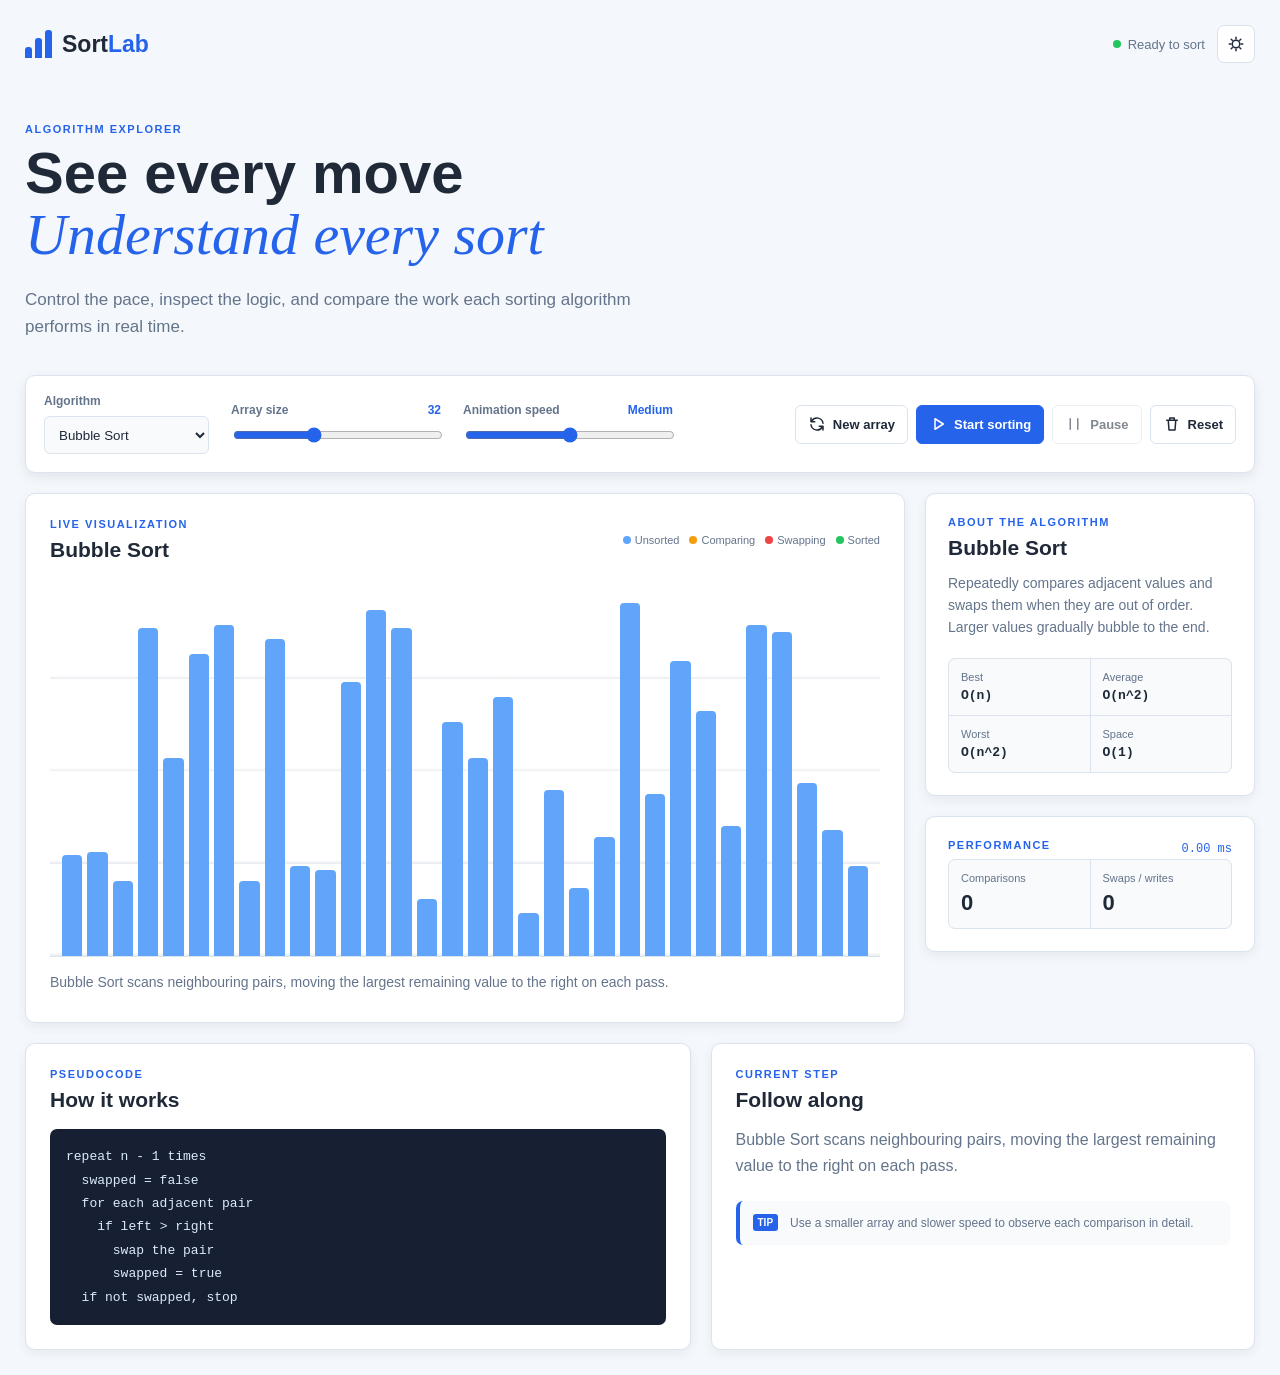
<file: index.html>
<!DOCTYPE html>
<html lang="en">
<head>
  <meta charset="UTF-8">
  <meta name="viewport" content="width=device-width, initial-scale=1.0">
  <meta name="description" content="An interactive sorting algorithm visualizer built with vanilla JavaScript.">
  <title>SortLab | Sorting Visualizer</title>
  <link rel="preconnect" href="https://fonts.googleapis.com">
  <link rel="preconnect" href="https://fonts.gstatic.com" crossorigin>
  <link href="https://fonts.googleapis.com/css2?family=DM+Mono:wght@400;500&family=Outfit:wght@400;500;600;700&display=swap" rel="stylesheet">
  <link rel="stylesheet" href="sort.css">
</head>
<body>
  <main class="app-shell">
    <header class="site-header">
      <a class="brand" href="#top" aria-label="SortLab home">
        <span class="brand-mark" aria-hidden="true"><i></i><i></i><i></i></span>
        <span>Sort<span>Lab</span></span>
      </a>
      <div class="header-actions">
        <span class="status-pill" id="statusText" role="status"><span></span> Ready to sort</span>
        <button class="icon-button" id="themeToggle" type="button" aria-label="Switch to dark mode" title="Toggle colour theme">
          <svg id="themeIcon" viewBox="0 0 24 24" aria-hidden="true"><path d="M12 3v2m0 14v2M3 12h2m14 0h2M5.6 5.6 7 7m10 10 1.4 1.4M18.4 5.6 17 7M7 17l-1.4 1.4M12 7a5 5 0 1 0 0 10 5 5 0 0 0 0-10Z"/></svg>
        </button>
      </div>
    </header>

    <section class="hero" id="top">
      <p class="eyebrow">ALGORITHM EXPLORER</p>
      <h1>See every move<br><em>Understand every sort</em></h1>
      <p class="hero-copy">Control the pace, inspect the logic, and compare the work each sorting algorithm performs in real time.</p>
    </section>

    <section class="control-panel" aria-label="Visualization controls">
      <label class="control-field algorithm-field">
        <span>Algorithm</span>
        <select id="algorithmSelect" aria-label="Select sorting algorithm">
          <option value="bubble">Bubble Sort</option>
          <option value="selection">Selection Sort</option>
          <option value="insertion">Insertion Sort</option>
          <option value="merge">Merge Sort</option>
          <option value="quick">Quick Sort</option>
          <option value="heap">Heap Sort</option>
        </select>
      </label>
      <label class="control-field range-field">
        <span>Array size <output id="sizeValue">32</output></span>
        <input id="sizeSlider" type="range" min="8" max="72" value="32" aria-label="Array size">
      </label>
      <label class="control-field range-field">
        <span>Animation speed <output id="speedValue">Medium</output></span>
        <input id="speedSlider" type="range" min="1" max="5" value="3" aria-label="Animation speed">
      </label>
      <div class="control-buttons">
        <button class="button button-quiet" id="newArrayButton" type="button">
          <svg viewBox="0 0 24 24" aria-hidden="true"><path d="M20 11a8.1 8.1 0 0 0-15-3M4 4v5h5m-5 4a8.1 8.1 0 0 0 15 3m1 4v-5h-5"/></svg>
          New array
        </button>
        <button class="button button-primary" id="startButton" type="button">
          <svg viewBox="0 0 24 24" aria-hidden="true"><path d="m8 5 11 7-11 7V5Z"/></svg>
          Start sorting
        </button>
        <button class="button button-quiet" id="pauseButton" type="button" disabled>
          <svg viewBox="0 0 24 24" aria-hidden="true"><path d="M7 5v14M17 5v14"/></svg>
          Pause
        </button>
        <button class="button button-quiet" id="resetButton" type="button">
          <svg viewBox="0 0 24 24" aria-hidden="true"><path d="M5 7h14M9 7V4h6v3m-8 0 1 13h8l1-13"/></svg>
          Reset
        </button>
      </div>
    </section>

    <section class="workspace">
      <div class="visualizer-card">
        <div class="card-heading">
          <div><p class="eyebrow">LIVE VISUALIZATION</p><h2 id="visualizerTitle">Bubble Sort</h2></div>
          <div class="legend" aria-label="Bar color legend">
            <span><i class="legend-default"></i>Unsorted</span><span><i class="legend-active"></i>Comparing</span><span><i class="legend-swap"></i>Swapping</span><span><i class="legend-sorted"></i>Sorted</span>
          </div>
        </div>
        <div class="chart-wrap">
          <div class="chart-grid" aria-hidden="true"></div>
          <div id="arrayContainer" class="array-container" aria-label="Array visualization" role="img"></div>
        </div>
        <p class="action-message" id="actionMessage" aria-live="polite">Generate an array, then press Start sorting to begin.</p>
      </div>

      <aside class="sidebar">
        <section class="info-card algorithm-info">
          <p class="eyebrow">ABOUT THE ALGORITHM</p>
          <h2 id="algorithmName">Bubble Sort</h2>
          <p id="algorithmDescription">Repeatedly compares adjacent values and swaps them when they are out of order. Larger values gradually bubble to the end.</p>
          <div class="complexity-grid">
            <div><span>Best</span><strong id="bestComplexity">O(n)</strong></div>
            <div><span>Average</span><strong id="averageComplexity">O(n²)</strong></div>
            <div><span>Worst</span><strong id="worstComplexity">O(n²)</strong></div>
            <div><span>Space</span><strong id="spaceComplexity">O(1)</strong></div>
          </div>
        </section>

        <section class="info-card statistics-card">
          <div class="section-title"><p class="eyebrow">PERFORMANCE</p><span id="elapsedTime">0.00 ms</span></div>
          <div class="statistics-grid">
            <div class="stat"><span>Comparisons</span><strong id="comparisonCount">0</strong></div>
            <div class="stat"><span>Swaps / writes</span><strong id="swapCount">0</strong></div>
          </div>
        </section>
      </aside>
    </section>

    <section class="details-grid">
      <article class="details-card">
        <div class="section-title"><div><p class="eyebrow">PSEUDOCODE</p><h2>How it works</h2></div></div>
        <pre id="codeContainer" class="code-block" aria-label="Algorithm pseudocode"></pre>
      </article>
      <article class="details-card learning-card">
        <p class="eyebrow">CURRENT STEP</p>
        <h2>Follow along</h2>
        <p id="explanationText">Each colored bar represents one value in the array. Choose an algorithm to explore its approach.</p>
        <div class="tip"><span>TIP</span><p>Use a smaller array and slower speed to observe each comparison in detail.</p></div>
      </article>
    </section>
  </main>
  <script type="module" src="main.js"></script>
</body>
</html>
</file>
<file: sort.css>
/* Main colours used in the light theme */
:root {
  --page-background: #f4f7fb;
  --card-background: #ffffff;
  --input-background: #f8fafc;
  --text-color: #1f2937;
  --muted-text: #64748b;
  --border-color: #dbe3ee;
  --primary-color: #2563eb;
  --primary-hover: #1d4ed8;
  --bar-color: #60a5fa;
  --compare-color: #f59e0b;
  --swap-color: #ef4444;
  --sorted-color: #22c55e;
}

/* Colours used when dark mode is turned on */
body.dark {
  --page-background: #111827;
  --card-background: #1f2937;
  --input-background: #273449;
  --text-color: #f8fafc;
  --muted-text: #cbd5e1;
  --border-color: #3b4a61;
  --primary-color: #60a5fa;
  --primary-hover: #93c5fd;
  --bar-color: #60a5fa;
  --compare-color: #fbbf24;
  --swap-color: #fb7185;
  --sorted-color: #4ade80;
}

* {
  box-sizing: border-box;
}

html {
  scroll-behavior: smooth;
}

body {
  margin: 0;
  background-color: var(--page-background);
  color: var(--text-color);
  font-family: Arial, Helvetica, sans-serif;
  transition: background-color 0.2s ease;
}

button,
select,
input {
  font-family: inherit;
}

button {
  cursor: pointer;
}

button:focus-visible,
select:focus-visible,
input:focus-visible {
  outline: 3px solid #93c5fd;
  outline-offset: 2px;
}

/* Header */
.app-shell {
  max-width: 1400px;
  margin: 0 auto;
  padding: 25px;
}

.site-header {
  display: flex;
  align-items: center;
  justify-content: space-between;
}

.brand {
  display: flex;
  align-items: center;
  gap: 10px;
  color: var(--text-color);
  font-size: 23px;
  font-weight: bold;
  text-decoration: none;
}

.brand > span:last-child span {
  color: var(--primary-color);
}

.brand-mark {
  display: flex;
  align-items: flex-end;
  gap: 3px;
  width: 27px;
  height: 28px;
}

.brand-mark i {
  width: 7px;
  background-color: var(--primary-color);
  border-radius: 3px 3px 0 0;
}

.brand-mark i:nth-child(1) {
  height: 40%;
}

.brand-mark i:nth-child(2) {
  height: 70%;
}

.brand-mark i:nth-child(3) {
  height: 100%;
}

.header-actions {
  display: flex;
  align-items: center;
  gap: 12px;
}

.status-pill {
  display: flex;
  align-items: center;
  gap: 7px;
  color: var(--muted-text);
  font-size: 13px;
}

.status-pill > span {
  width: 8px;
  height: 8px;
  border-radius: 50%;
  background-color: var(--sorted-color);
}

.icon-button {
  display: flex;
  align-items: center;
  justify-content: center;
  width: 38px;
  height: 38px;
  border: 1px solid var(--border-color);
  border-radius: 7px;
  background-color: var(--card-background);
  color: var(--text-color);
}

.icon-button:hover {
  background-color: var(--input-background);
}

.icon-button svg,
.button svg {
  width: 18px;
  height: 18px;
  fill: none;
  stroke: currentColor;
  stroke-linecap: round;
  stroke-linejoin: round;
  stroke-width: 2;
}

/* Intro section */
.hero {
  max-width: 760px;
  padding: 60px 0 35px;
}

.eyebrow {
  margin: 0 0 8px;
  color: var(--primary-color);
  font-size: 11px;
  font-weight: bold;
  letter-spacing: 1.5px;
}

.hero h1 {
  margin: 0;
  font-size: 58px;
  line-height: 1.05;
}

.hero h1 em {
  color: var(--primary-color);
  font-family: Georgia, serif;
  font-weight: normal;
}

.hero-copy {
  max-width: 620px;
  margin: 20px 0 0;
  color: var(--muted-text);
  font-size: 17px;
  line-height: 1.6;
}

/* Controls */
.control-panel {
  display: flex;
  align-items: center;
  gap: 22px;
  padding: 18px;
  border: 1px solid var(--border-color);
  border-radius: 10px;
  background-color: var(--card-background);
  box-shadow: 0 4px 12px rgba(15, 23, 42, 0.08);
}

.control-field {
  display: flex;
  flex-direction: column;
  gap: 8px;
  min-width: 165px;
  color: var(--muted-text);
  font-size: 12px;
  font-weight: bold;
}

.control-field span {
  display: flex;
  justify-content: space-between;
}

.control-field output {
  color: var(--primary-color);
}

.algorithm-field select {
  height: 38px;
  padding: 0 10px;
  border: 1px solid var(--border-color);
  border-radius: 6px;
  background-color: var(--input-background);
  color: var(--text-color);
}

.range-field {
  flex: 1;
  max-width: 210px;
}

input[type="range"] {
  width: 100%;
  accent-color: var(--primary-color);
}

.control-buttons {
  display: flex;
  gap: 8px;
  margin-left: auto;
}

.button {
  display: flex;
  align-items: center;
  justify-content: center;
  gap: 7px;
  min-height: 39px;
  padding: 0 12px;
  border: 1px solid var(--border-color);
  border-radius: 6px;
  font-size: 13px;
  font-weight: bold;
}

.button-primary {
  border-color: var(--primary-color);
  background-color: var(--primary-color);
  color: white;
}

.button-primary:hover:not(:disabled) {
  background-color: var(--primary-hover);
}

.button-quiet {
  background-color: var(--card-background);
  color: var(--text-color);
}

.button-quiet:hover:not(:disabled) {
  background-color: var(--input-background);
}

.button:disabled {
  cursor: not-allowed;
  opacity: 0.55;
}

/* Main visualizer and sidebar */
.workspace {
  display: grid;
  grid-template-columns: 1fr 330px;
  gap: 20px;
  margin-top: 20px;
}

.visualizer-card,
.info-card,
.details-card {
  border: 1px solid var(--border-color);
  border-radius: 10px;
  background-color: var(--card-background);
  box-shadow: 0 4px 12px rgba(15, 23, 42, 0.06);
}

.visualizer-card {
  min-height: 510px;
  padding: 24px;
}

.card-heading,
.section-title {
  display: flex;
  align-items: center;
  justify-content: space-between;
}

.card-heading h2,
.info-card h2,
.details-card h2 {
  margin: 0;
  font-size: 21px;
}

.legend {
  display: flex;
  flex-wrap: wrap;
  justify-content: flex-end;
  gap: 10px;
  color: var(--muted-text);
  font-size: 11px;
}

.legend span {
  display: flex;
  align-items: center;
  gap: 4px;
}

.legend i {
  width: 8px;
  height: 8px;
  border-radius: 50%;
}

.legend-default {
  background-color: var(--bar-color);
}

.legend-active {
  background-color: var(--compare-color);
}

.legend-swap {
  background-color: var(--swap-color);
}

.legend-sorted {
  background-color: var(--sorted-color);
}

.chart-wrap {
  position: relative;
  height: 370px;
  margin-top: 25px;
  padding: 16px 12px 0;
  border-bottom: 1px solid var(--border-color);
}

/* Horizontal lines make it easier to compare bar heights */
.chart-grid {
  position: absolute;
  top: 0;
  right: 0;
  bottom: 0;
  left: 0;
  background-image: repeating-linear-gradient(
    to bottom,
    transparent 0,
    transparent 24%,
    rgba(148, 163, 184, 0.22) 25%
  );
  pointer-events: none;
}

.array-container {
  position: relative;
  z-index: 1;
  display: flex;
  align-items: flex-end;
  justify-content: center;
  height: 100%;
  gap: 5px;
}

.bar {
  position: relative;
  flex: 1;
  min-width: 2px;
  max-width: 28px;
  border-radius: 4px 4px 0 0;
  background-color: var(--bar-color);
  transition: height 0.18s ease, background-color 0.15s ease, transform 0.15s ease;
}

.bar.is-active {
  background-color: var(--compare-color);
  transform: translateY(-3px);
}

.bar.is-swapping {
  background-color: var(--swap-color);
  transform: translateY(-4px);
}

.bar.is-sorted {
  background-color: var(--sorted-color);
}

.bar-value {
  position: absolute;
  bottom: calc(100% + 5px);
  left: 50%;
  color: var(--muted-text);
  font-size: 10px;
  transform: translateX(-50%);
  opacity: 0;
}

.bar:hover .bar-value {
  opacity: 1;
}

.action-message {
  min-height: 24px;
  margin: 17px 0 0;
  color: var(--muted-text);
  font-size: 14px;
}

/* Sidebar cards */
.sidebar {
  display: flex;
  flex-direction: column;
  gap: 20px;
}

.info-card {
  padding: 22px;
}

.algorithm-info > p:not(.eyebrow) {
  margin: 13px 0 20px;
  color: var(--muted-text);
  font-size: 14px;
  line-height: 1.55;
}

.complexity-grid,
.statistics-grid {
  display: grid;
  grid-template-columns: 1fr 1fr;
  gap: 1px;
  overflow: hidden;
  border: 1px solid var(--border-color);
  border-radius: 7px;
  background-color: var(--border-color);
}

.complexity-grid div,
.stat {
  padding: 12px;
  background-color: var(--input-background);
}

.complexity-grid span,
.stat span {
  display: block;
  color: var(--muted-text);
  font-size: 11px;
}

.complexity-grid strong {
  display: block;
  margin-top: 5px;
  font-family: Consolas, monospace;
  font-size: 13px;
}

.section-title > span {
  color: var(--primary-color);
  font-family: Consolas, monospace;
  font-size: 12px;
}

.stat strong {
  display: block;
  margin-top: 6px;
  font-size: 22px;
}

/* Bottom information cards */
.details-grid {
  display: grid;
  grid-template-columns: 1.1fr 0.9fr;
  gap: 20px;
  margin-top: 20px;
}

.details-card {
  min-height: 260px;
  padding: 24px;
}

.code-block {
  min-height: 170px;
  margin: 17px 0 0;
  padding: 16px;
  overflow: auto;
  border-radius: 7px;
  background-color: #172033;
  color: #dbeafe;
  font-family: Consolas, monospace;
  font-size: 13px;
  line-height: 1.8;
  white-space: pre-wrap;
}

.learning-card > p:not(.eyebrow) {
  margin: 15px 0 23px;
  color: var(--muted-text);
  line-height: 1.6;
}

.tip {
  display: flex;
  gap: 12px;
  padding: 13px;
  border-radius: 7px;
  background-color: var(--input-background);
  border-left: 4px solid var(--primary-color);
}

.tip span {
  height: fit-content;
  padding: 3px 5px;
  border-radius: 3px;
  background-color: var(--primary-color);
  color: white;
  font-size: 10px;
  font-weight: bold;
}

.tip p {
  margin: 0;
  color: var(--muted-text);
  font-size: 12px;
  line-height: 1.5;
}

/* Tablet layout */
@media (max-width: 1080px) {
  .control-panel {
    flex-wrap: wrap;
  }

  .control-buttons {
    margin-left: 0;
  }

  .workspace {
    grid-template-columns: 1fr;
  }

  .sidebar {
    display: grid;
    grid-template-columns: 1fr 1fr;
  }
}

/* Mobile layout */
@media (max-width: 700px) {
  .app-shell {
    padding: 18px 14px 35px;
  }

  .hero {
    padding: 45px 0 30px;
  }

  .hero h1 {
    font-size: 39px;
  }

  .status-pill {
    display: none;
  }

  .control-panel {
    display: grid;
    grid-template-columns: 1fr 1fr;
    gap: 16px;
    padding: 16px;
  }

  .control-field,
  .range-field {
    min-width: 0;
    max-width: none;
  }

  .control-buttons {
    display: grid;
    grid-column: 1 / -1;
    grid-template-columns: 1fr 1fr;
  }

  .button {
    padding: 0 8px;
    font-size: 12px;
  }

  .card-heading {
    display: block;
  }

  .legend {
    justify-content: flex-start;
    margin-top: 12px;
  }

  .visualizer-card {
    min-height: 425px;
    padding: 18px;
  }

  .chart-wrap {
    height: 290px;
    margin-top: 18px;
    padding-right: 4px;
    padding-left: 4px;
  }

  .sidebar,
  .details-grid {
    grid-template-columns: 1fr;
  }

  .details-card {
    min-height: auto;
  }

  .bar-value {
    display: none;
  }
}

@media (max-width: 390px) {
  .control-panel {
    grid-template-columns: 1fr;
  }

  .control-buttons {
    grid-column: auto;
  }
}
</file>
